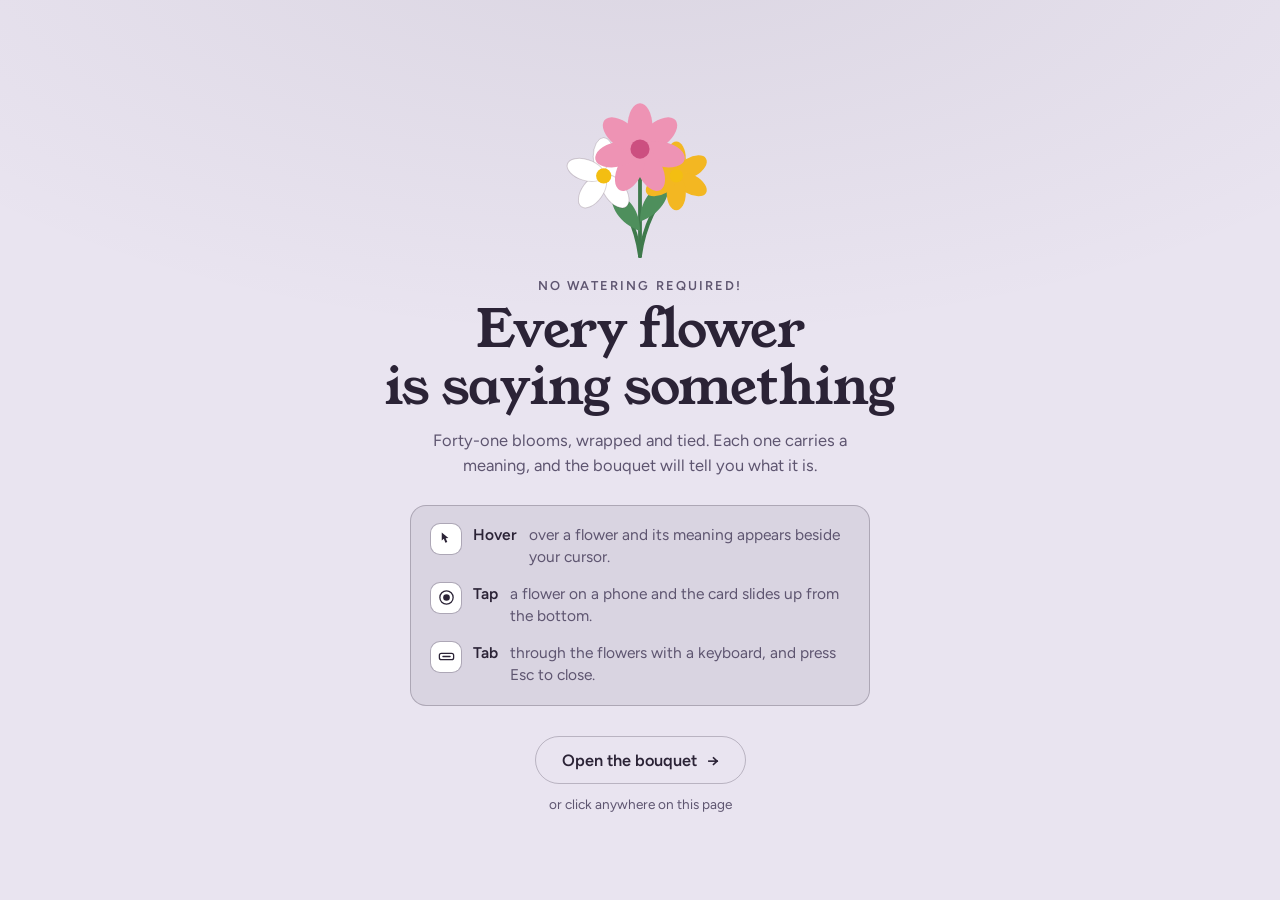
<file: index.html>
<!doctype html>
<html lang="en">
<head>
<meta charset="utf-8">
<meta name="viewport" content="width=device-width,initial-scale=1">
<title>A bouquet, flower by flower</title>
<link rel="preconnect" href="https://fonts.googleapis.com">
<link rel="preconnect" href="https://fonts.gstatic.com" crossorigin>
<link href="https://fonts.googleapis.com/css2?family=Figtree:wght@400;500;600&family=Young+Serif&display=swap" rel="stylesheet">
<link rel="stylesheet" href="styles.css">
</head>
<body class="landing-body">

<a class="landing" href="bouquet.html" id="enter" aria-label="Open the bouquet">
  <div class="landing-inner">

    <svg class="crest" viewBox="0 0 220 180" aria-hidden="true">
      <g class="c-stem">
        <path d="M110 176 Q104 130 72 96"/>
        <path d="M110 176 Q116 130 148 96"/>
        <path d="M110 176 L110 84"/>
      </g>
      <path class="c-leaf" d="M110 150 C88 142 78 124 80 108 C100 114 110 130 110 150Z"/>
      <path class="c-leaf" d="M110 140 C132 132 142 114 140 98 C120 104 110 120 110 140Z"/>

      <g transform="translate(72,92)">
        <g class="c-pet" style="--d:.15s">
          <ellipse class="p1" rx="11" ry="20" cy="-20"/><ellipse class="p1" rx="11" ry="20" cy="-20" transform="rotate(72)"/>
          <ellipse class="p1" rx="11" ry="20" cy="-20" transform="rotate(144)"/><ellipse class="p1" rx="11" ry="20" cy="-20" transform="rotate(216)"/>
          <ellipse class="p1" rx="11" ry="20" cy="-20" transform="rotate(288)"/>
          <circle class="c-eye" r="8"/>
        </g>
      </g>

      <g transform="translate(148,92)">
        <g class="c-pet" style="--d:.3s">
          <ellipse class="p2" rx="10" ry="18" cy="-18"/><ellipse class="p2" rx="10" ry="18" cy="-18" transform="rotate(60)"/>
          <ellipse class="p2" rx="10" ry="18" cy="-18" transform="rotate(120)"/><ellipse class="p2" rx="10" ry="18" cy="-18" transform="rotate(180)"/>
          <ellipse class="p2" rx="10" ry="18" cy="-18" transform="rotate(240)"/><ellipse class="p2" rx="10" ry="18" cy="-18" transform="rotate(300)"/>
          <circle class="c-eye" r="7"/>
        </g>
      </g>

      <g transform="translate(110,64)">
        <g class="c-pet" style="--d:0s">
          <ellipse class="p3" rx="13" ry="24" cy="-24"/><ellipse class="p3" rx="13" ry="24" cy="-24" transform="rotate(51)"/>
          <ellipse class="p3" rx="13" ry="24" cy="-24" transform="rotate(103)"/><ellipse class="p3" rx="13" ry="24" cy="-24" transform="rotate(154)"/>
          <ellipse class="p3" rx="13" ry="24" cy="-24" transform="rotate(206)"/><ellipse class="p3" rx="13" ry="24" cy="-24" transform="rotate(257)"/>
          <ellipse class="p3" rx="13" ry="24" cy="-24" transform="rotate(309)"/>
          <circle class="c-heart" r="10"/>
        </g>
      </g>
    </svg>

    <p class="kicker">No watering required!</p>
    <h1 class="landing-title">Every flower<br>is saying something</h1>
    <p class="landing-lede">Forty-one blooms, wrapped and tied. Each one carries a meaning, and the bouquet will tell you what it is.</p>

    <ul class="howto">
      <li><span class="ico" aria-hidden="true">
        <svg viewBox="0 0 24 24"><path d="M6 4.5 L6 14.5 L8.6 12.4 L10.6 17.5 L13 16.5 L11 11.6 L14.4 11.3 Z"/></svg>
      </span><b>Hover</b> over a flower and its meaning appears beside your cursor.</li>
      <li><span class="ico" aria-hidden="true">
        <svg viewBox="0 0 24 24"><circle cx="12" cy="12" r="4.2"/><circle class="ring" cx="12" cy="12" r="8.4"/></svg>
      </span><b>Tap</b> a flower on a phone and the card slides up from the bottom.</li>
      <li><span class="ico" aria-hidden="true">
        <svg viewBox="0 0 24 24"><rect class="ring" x="3" y="8" width="18" height="8" rx="2.5"/><path d="M7.5 12h9"/></svg>
      </span><b>Tab</b> through the flowers with a keyboard, and press Esc to close.</li>
    </ul>

    <span class="cta">Open the bouquet <span class="arrow" aria-hidden="true">&rarr;</span></span>
    <p class="hint">or click anywhere on this page</p>
  </div>
</a>

</body>
</html>
</file>
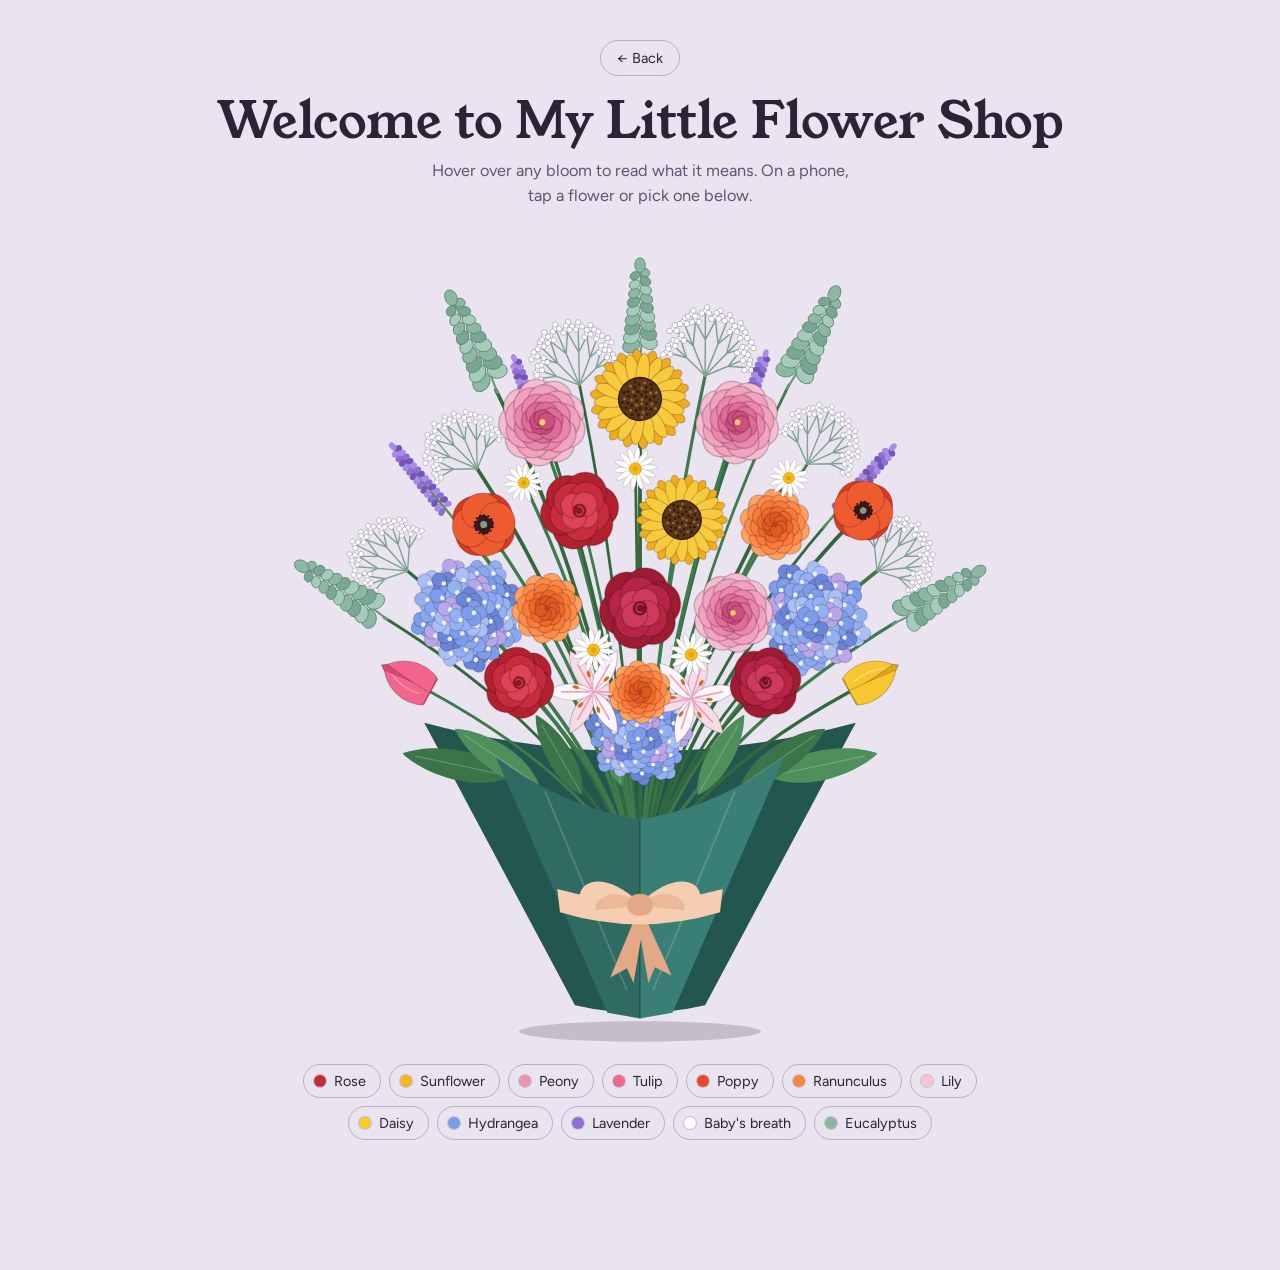
<file: bouquet.html>
<!doctype html>
<html lang="en">
<head>
<meta charset="utf-8">
<meta name="viewport" content="width=device-width,initial-scale=1">
<title>A bouquet, flower by flower</title>
<link rel="preconnect" href="https://fonts.googleapis.com">
<link rel="preconnect" href="https://fonts.gstatic.com" crossorigin>
<link href="https://fonts.googleapis.com/css2?family=Figtree:wght@400;500;600&family=Young+Serif&display=swap" rel="stylesheet">
<link rel="stylesheet" href="styles.css">
</head>
<body>

<header>
  <a class="back" href="index.html">&larr; Back</a>
  <h1>Welcome to My Little Flower Shop</h1>
  <p class="lede">Hover over any bloom to read what it means. On a phone, tap a flower or pick one below.</p>
</header>

<main class="stage">
  <svg id="bouquet" viewBox="0 0 800 900" role="group" aria-label="A large bouquet of flowers. Every flower can be focused to read its meaning.">
    <ellipse class="shadow" cx="400" cy="880" rx="130" ry="11"/>
    <path class="pBack" d="M168 548 Q400 610 632 548 L470 852 Q400 868 330 852 Z"/>
    <g id="stems"></g>
    <g id="leaves"></g>
    <g id="blooms"></g>
    <g id="wrap">
      <path class="pA" d="M245 585 Q320 640 400 652 L400 866 L365 860 Z"/>
      <path class="pB" d="M555 585 Q480 640 400 652 L400 866 L435 860 Z"/>
      <path d="M298 622 L386 836" stroke="rgba(255,255,255,.16)" stroke-width="2" fill="none"/>
      <path d="M502 622 L414 836" stroke="rgba(255,255,255,.16)" stroke-width="2" fill="none"/>
      <path d="M400 652 L400 866" stroke="rgba(0,0,0,.2)" stroke-width="2" fill="none"/>
      <!-- ribbon -->
      <path class="ribS" d="M400 745 L368 822 L386 812 L393 828 L406 752Z"/>
      <path class="ribS" d="M400 745 L434 820 L416 811 L409 828 L396 752Z"/>
      <path class="rib" d="M311 727 Q400 752 489 727 L486 752 Q400 778 314 752 Z"/>
      <path class="rib" d="M400 742 C352 696 318 728 344 754 C360 766 386 754 400 742Z"/>
      <path class="rib" d="M400 742 C448 696 482 728 456 754 C440 766 414 754 400 742Z"/>
      <path class="ribS" d="M400 742 C368 722 350 738 352 750 C366 748 386 748 400 742Z" opacity=".55"/>
      <path class="ribS" d="M400 742 C432 722 450 738 448 750 C434 748 414 748 400 742Z" opacity=".55"/>
      <ellipse class="ribS" cx="400" cy="744" rx="14" ry="12"/>
    </g>
  </svg>
</main>

<nav class="chips" id="chips" aria-label="Flowers in the bouquet"></nav>

<div class="tip" id="tip" aria-hidden="true">
  <span class="dot"></span>
  <div><p class="tname"></p><p class="tmean"></p><p class="tnote"></p></div>
</div>

<script src="script.js"></script>
</body>
</html>
</file>
<file: styles.css>
:root{
  --bg:#E9E4F0; --ink:#2B2336; --muted:#5E5570; --card:#FFFFFF;
  --line:rgba(43,35,54,.25); --chip:rgba(43,35,54,.08); --shadow:rgba(43,35,54,.2);
  --paperA:#2F6B63; --paperB:#3A7F76; --paperBack:#245650;
  --ribbon:#F5CDB0; --ribbonShade:#E3A886;
  --stemA:#3F7A4C; --stemB:#33683F; --leafA:#4E8F5C; --leafB:#3A7448;
}
@media (prefers-color-scheme: dark){
  :root:not([data-theme="light"]){
    --bg:#1B1725; --ink:#EFEAF7; --muted:#B4ABC6; --card:#2A2438;
    --line:rgba(239,234,247,.3); --chip:rgba(239,234,247,.1); --shadow:rgba(0,0,0,.45);
    --paperA:#3D8177; --paperB:#4B958A; --paperBack:#2F665F;
    --ribbon:#F5CDB0; --ribbonShade:#E3A886;
    --stemA:#4C9059; --stemB:#3F7E4B; --leafA:#5AA068; --leafB:#468A55;
  }
}
:root[data-theme="dark"]{
  --bg:#1B1725; --ink:#EFEAF7; --muted:#B4ABC6; --card:#2A2438;
  --line:rgba(239,234,247,.3); --chip:rgba(239,234,247,.1); --shadow:rgba(0,0,0,.45);
  --paperA:#3D8177; --paperB:#4B958A; --paperBack:#2F665F;
  --ribbon:#F5CDB0; --ribbonShade:#E3A886;
  --stemA:#4C9059; --stemB:#3F7E4B; --leafA:#5AA068; --leafB:#468A55;
}

*{box-sizing:border-box}
html,body{margin:0}
body{
  background:var(--bg); color:var(--ink);
  font-family:'Figtree',system-ui,-apple-system,'Segoe UI',sans-serif;
  min-height:100vh; padding-bottom:130px;
}
header{text-align:center;padding:40px 20px 0}
h1{
  font-family:'Young Serif',Georgia,'Times New Roman',serif; font-weight:400;
  font-size:clamp(1.9rem,5.5vw,3.1rem); line-height:1.1; margin:0 0 .6rem; letter-spacing:-.01em;
}
.lede{margin:0 auto;max-width:44ch;color:var(--muted);font-size:1.02rem;line-height:1.5}

.stage{max-width:760px;margin:6px auto 0;padding:0 8px}
svg{display:block;width:100%;height:auto;overflow:visible}

.pBack{fill:var(--paperBack)} .pA{fill:var(--paperA)} .pB{fill:var(--paperB)}
.rib{fill:var(--ribbon)} .ribS{fill:var(--ribbonShade)}
.shadow{fill:var(--shadow)}
.stem{fill:none;stroke-linecap:round;stroke-dasharray:1}
.stem.a{stroke:var(--stemA)} .stem.b{stroke:var(--stemB)}
.leaf.a{fill:var(--leafA)} .leaf.b{fill:var(--leafB)}
.vein{fill:none;stroke:rgba(255,255,255,.22);stroke-width:1.2;stroke-linecap:round}

.pop{transform-box:fill-box;transform-origin:center}
.bloom{
  cursor:pointer;outline:none;
  transform-box:fill-box;transform-origin:center;
  transition:transform .22s cubic-bezier(.2,.8,.3,1),opacity .2s,filter .2s;
}
.bloom .hit{fill:none;pointer-events:all}
.bloom.on{transform:scale(1.1);filter:drop-shadow(0 5px 7px rgba(0,0,0,.3))}
.has-on .bloom:not(.on){opacity:.38}
.bloom:focus-visible .hit{stroke:var(--ink);stroke-width:2;stroke-dasharray:5 4;vector-effect:non-scaling-stroke}

@keyframes pop{from{transform:scale(.15);opacity:0}to{transform:scale(1);opacity:1}}
@keyframes grow{from{stroke-dashoffset:1}to{stroke-dashoffset:0}}
.pop{animation:pop .6s cubic-bezier(.2,.9,.3,1.2) backwards}
.stem{animation:grow .9s ease-out backwards}

.chips{display:flex;flex-wrap:wrap;justify-content:center;gap:8px;max-width:760px;margin:14px auto 0;padding:0 16px}
.chip{
  display:inline-flex;align-items:center;gap:8px;font:inherit;font-size:.9rem;
  padding:7px 14px 7px 10px;border-radius:999px;border:1px solid var(--line);
  background:transparent;color:var(--ink);cursor:pointer;
}
.chip i{width:12px;height:12px;border-radius:50%;background:var(--c);box-shadow:0 0 0 1px rgba(0,0,0,.15)}
.chip:hover{background:var(--chip)}
.chip:focus-visible{outline:2px solid var(--ink);outline-offset:2px;background:var(--chip)}
.foot{text-align:center;color:var(--muted);font-size:.85rem;margin:22px 20px 0}

.tip{
  position:fixed;z-index:20;left:0;top:0;
  width:min(290px,calc(100vw - 24px));padding:14px 16px 14px 14px;
  display:flex;gap:12px;
  background:var(--card);color:var(--ink);border-radius:14px;
  box-shadow:0 12px 32px var(--shadow),0 0 0 1px var(--line);
  opacity:0;pointer-events:none;transition:opacity .14s;
}
.tip.show{opacity:1}
.tip .dot{flex:none;width:14px;height:14px;border-radius:50%;margin-top:5px;background:var(--c,#999);box-shadow:0 0 0 1px rgba(0,0,0,.15)}
.tname{font-family:'Young Serif',Georgia,serif;font-size:1.15rem;margin:0}
.tmean{margin:.2rem 0 .35rem;font-weight:600;font-size:.95rem}
.tnote{margin:0;font-size:.88rem;line-height:1.45;color:var(--muted)}
.tip.dock{left:50%;top:auto;bottom:14px;transform:translateX(-50%);width:min(440px,calc(100vw - 24px))}

@media (prefers-reduced-motion: reduce){
  .pop,.stem{animation:none}
  .bloom,.tip{transition:none}
}

/* ---------- landing page ---------- */
.landing-body{padding-bottom:0;overflow-x:hidden}
.landing{
  display:flex;align-items:center;justify-content:center;
  min-height:100vh;min-height:100svh;padding:44px 22px;
  color:inherit;text-decoration:none;cursor:pointer;
  background:
    radial-gradient(120% 80% at 50% -10%, var(--chip), transparent 60%),
    var(--bg);
}
.landing-inner{width:100%;max-width:560px;text-align:center}
.landing:hover .cta,.landing:focus-visible .cta{background:var(--ink);color:var(--bg);border-color:var(--ink)}
.landing:hover .arrow{transform:translateX(4px)}
.landing:focus-visible{outline:2px solid var(--ink);outline-offset:-6px}

.crest{width:min(210px,52vw);height:auto;margin:0 auto 18px;display:block;overflow:visible}
.c-stem path{fill:none;stroke:var(--stemA);stroke-width:4;stroke-linecap:round}
.c-leaf{fill:var(--leafA)}
.crest .p1{fill:#FFFFFF;stroke:rgba(40,12,32,.18);stroke-width:1}
.crest .p2{fill:#F3B722}
.crest .p3{fill:#EE93B4}
.c-eye{fill:#F3BE12}
.c-heart{fill:#CC4F80}
.c-pet{transform-box:fill-box;transform-origin:center;animation:crestIn .8s cubic-bezier(.2,.9,.3,1.25) var(--d,0s) backwards}
@keyframes crestIn{from{transform:scale(.2) rotate(-25deg);opacity:0}to{transform:none;opacity:1}}

.kicker{
  margin:0 0 .5rem;font-size:.8rem;letter-spacing:.16em;text-transform:uppercase;
  color:var(--muted);font-weight:600;
}
.landing-title{
  font-family:'Young Serif',Georgia,'Times New Roman',serif;font-weight:400;
  font-size:clamp(2rem,7vw,3.3rem);line-height:1.08;margin:0 0 .8rem;letter-spacing:-.015em;
}
.landing-lede{margin:0 auto 26px;max-width:42ch;color:var(--muted);font-size:1.03rem;line-height:1.55}

.howto{
  list-style:none;margin:0 auto 30px;padding:18px 20px;max-width:460px;
  text-align:left;display:grid;gap:14px;
  border:1px solid var(--line);border-radius:16px;background:var(--chip);
}
.howto li{display:flex;gap:12px;align-items:flex-start;font-size:.97rem;line-height:1.45;color:var(--muted)}
.howto b{color:var(--ink);font-weight:600}
.ico{flex:none;width:30px;height:30px;border-radius:9px;display:grid;place-items:center;background:var(--card);box-shadow:0 0 0 1px var(--line)}
.ico svg{width:19px;height:19px;fill:var(--ink);stroke:none}
.ico .ring{fill:none;stroke:var(--ink);stroke-width:1.6}
.ico path[d^="M7.5"]{fill:none;stroke:var(--ink);stroke-width:1.6;stroke-linecap:round}

.cta{
  display:inline-flex;align-items:center;gap:10px;
  padding:13px 26px;border-radius:999px;border:1px solid var(--line);
  font-weight:600;font-size:1.02rem;transition:background .2s,color .2s,border-color .2s;
}
.arrow{transition:transform .2s}
.hint{margin:12px 0 0;font-size:.85rem;color:var(--muted)}

/* ---------- back link on the bouquet page ---------- */
.back{
  display:inline-flex;align-items:center;gap:8px;
  margin:0 0 18px;padding:8px 16px;border-radius:999px;
  border:1px solid var(--line);color:var(--ink);text-decoration:none;font-size:.9rem;
}
.back:hover{background:var(--chip)}
.back:focus-visible{outline:2px solid var(--ink);outline-offset:2px}

@media (prefers-reduced-motion: reduce){
  .c-pet{animation:none}
  .cta,.arrow{transition:none}
}
</file>
